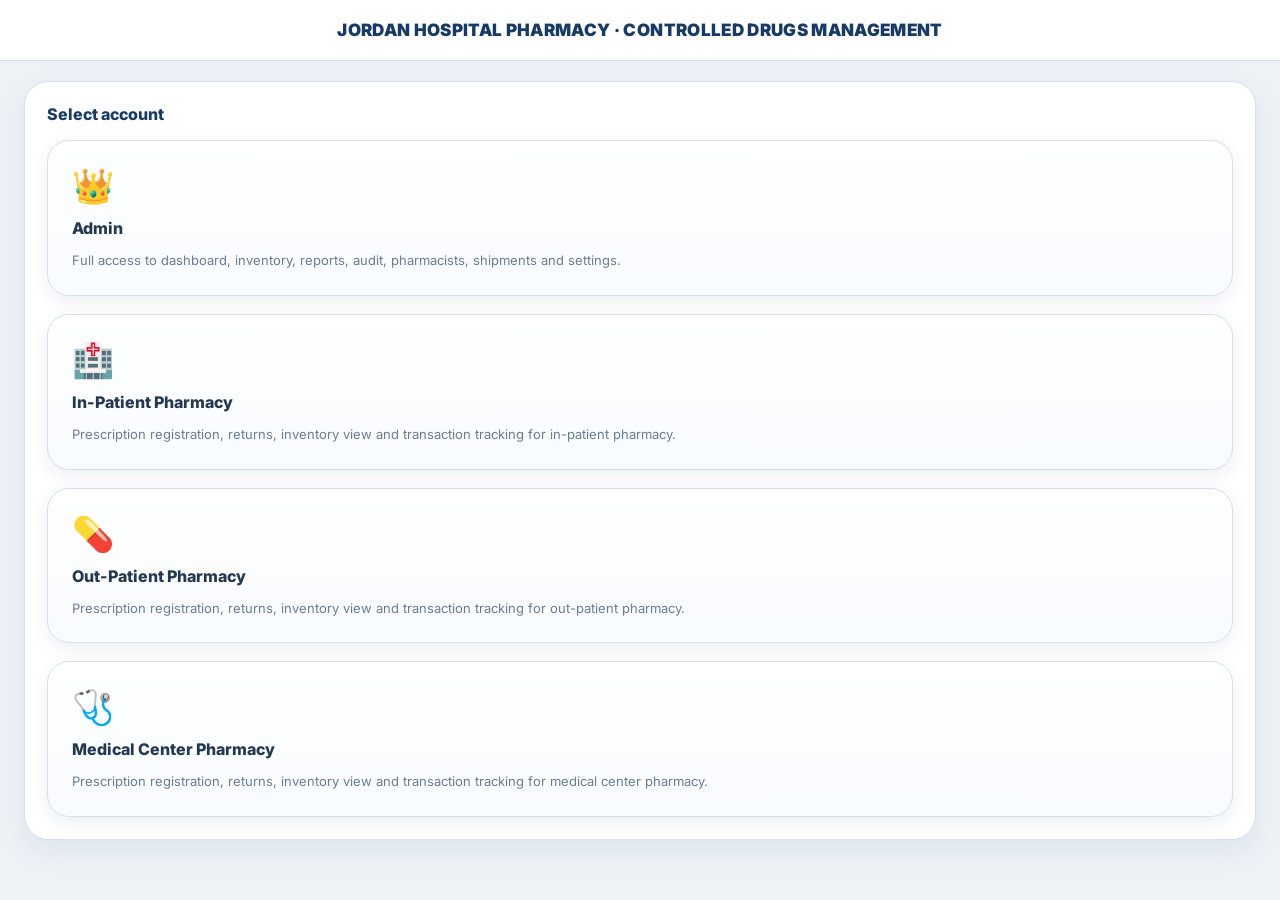
<file: index.html>
<!DOCTYPE html>
<html lang="en">
<head>
  <meta charset="UTF-8">
  <meta name="viewport" content="width=device-width, initial-scale=1">
  <title>Jordan Hospital Pharmacy - Controlled Drugs Management</title>
  <link rel="preconnect" href="https://fonts.googleapis.com">
  <link rel="preconnect" href="https://fonts.gstatic.com" crossorigin>
  <link href="https://fonts.googleapis.com/css2?family=Inter:wght@400;500;600;700;800;900&display=swap" rel="stylesheet">
  <link rel="stylesheet" href="./style.css">
</head>
<body>
  <div class="app-header">
    <div class="app-title">JORDAN HOSPITAL PHARMACY · CONTROLLED DRUGS MANAGEMENT</div>
  </div>

  <section id="loginScreen" class="page">
    <div class="login-shell">
      <div class="section-caption">Select account</div>
      <div class="login-grid">
        <button class="login-card" data-role="ADMIN">
          <span class="login-icon">👑</span>
          <span class="login-name">Admin</span>
          <span class="login-desc">Full access to dashboard, inventory, reports, audit, pharmacists, shipments and settings.</span>
        </button>
        <button class="login-card" data-role="IN_PATIENT_USER">
          <span class="login-icon">🏥</span>
          <span class="login-name">In-Patient Pharmacy</span>
          <span class="login-desc">Prescription registration, returns, inventory view and transaction tracking for in-patient pharmacy.</span>
        </button>
        <button class="login-card" data-role="OUT_PATIENT_USER">
          <span class="login-icon">💊</span>
          <span class="login-name">Out-Patient Pharmacy</span>
          <span class="login-desc">Prescription registration, returns, inventory view and transaction tracking for out-patient pharmacy.</span>
        </button>
        <button class="login-card" data-role="MEDICAL_CENTER_USER">
          <span class="login-icon">🩺</span>
          <span class="login-name">Medical Center Pharmacy</span>
          <span class="login-desc">Prescription registration, returns, inventory view and transaction tracking for medical center pharmacy.</span>
        </button>
      </div>
    </div>
  </section>

  <section id="appShell" class="page hidden">
    <div class="main-nav-card">
      <div class="nav-label">MAIN MENU</div>
      <div class="nav-links">
        <button class="nav-link active" data-page="dashboard">⌂ Dashboard</button>
        <button class="nav-link" data-page="inventory">◫ Inventory</button>
        <button class="nav-link admin-only" data-page="shipments">⬇ Shipments</button>
        <button class="nav-link" data-page="transactions">▣ Transactions</button>
        <button class="nav-link admin-only" data-page="reports">▣ Reports</button>
        <button class="nav-link admin-only" data-page="audit">✓ Audit</button>
        <button class="nav-link admin-only" data-page="settings">⚙ Settings</button>
      </div>
      <div class="nav-actions">
        <div class="user-menu-wrap">
          <button id="userMenuBtn" class="soft-btn menu-trigger">Account ▾</button>
          <div id="userMenuDropdown" class="user-menu-dropdown hidden">
            <button id="changePasswordBtn" class="menu-item-btn">Change Password</button>
            <button id="themeToggle" class="menu-item-btn">Theme</button>
            <button id="logoutBtn" class="menu-item-btn danger-item">Logout</button>
          </div>
        </div>
      </div>
    </div>

    <div id="page-dashboard" class="page-block">
      <div class="top-grid dashboard-head-grid">
        <section class="stat-box control-box">
          <div class="box-head">Control Panel</div>
          <div class="control-table">
            <div class="control-row"><span>User</span><strong id="controlUser">-</strong></div>
            <div class="control-row"><span>Role</span><strong id="controlRole">-</strong></div>
            <div class="control-row"><span>Pharmacy</span><strong id="controlPharmacy">-</strong></div>
          </div>
        </section>
        <section class="stat-box accent-blue">
          <div class="box-head">Dashboard KPI</div>
          <div class="metric-label">Registered Prescriptions</div>
          <div class="metric-value" id="metricRegistered">0</div>
        </section>
        <section class="stat-box accent-amber">
          <div class="box-head">Dashboard KPI</div>
          <div class="metric-label">Pending Prescriptions</div>
          <div class="metric-value" id="metricPending">0</div>
        </section>
        <section class="stat-box accent-red">
          <div class="box-head">Dashboard KPI</div>
          <div class="metric-label">Returned Prescriptions</div>
          <div class="metric-value" id="metricReturned">0</div>
        </section>
      </div>

      <div class="dashboard-main-grid">
        <section class="panel-card">
          <div class="panel-title-row">
            <div class="panel-title">⚡ Quick Prescription Entry</div>
            <div class="scope-chip" id="dashboardScopeChip">-</div>
          </div>
          <div class="form-grid two-col">
            <div class="field full"><label>Drug</label><select id="quickDrug"></select></div>
            <div class="field"><label>Patient Name</label><input id="quickPatientName"></div>
            <div class="field"><label>File No.</label><input id="quickPatientFile"></div>
            <div class="field"><label>Doctor</label><input id="quickDoctor" list="doctorList"><datalist id="doctorList"></datalist></div>
            <div class="field"><label>Pharmacist</label><select id="quickPharmacist"></select></div>
            <div class="field"><label>Available Stock</label><input id="quickAvailableStock" readonly></div>
            <div class="field"><label>Boxes</label><input id="quickBoxes" type="number" min="0" value="0"></div>
            <div class="field"><label>Units</label><input id="quickUnits" type="number" min="0" value="0"></div>
          </div>
          <div class="actions-row actions-row-split">
            <div class="live-time" id="quickLiveTime">-</div>
            <button id="registerQuickBtn" class="primary-btn">Register</button>
          </div>
        </section>

        <section class="panel-card">
          <div class="panel-title">Recent Registered Prescriptions</div>
          <div id="recentList" class="recent-list"></div>
        </section>
      </div>

      <section class="panel-card">
        <div class="panel-title-row">
          <div class="panel-title">Medication Cards</div>
          <div class="toolbar-inline search-wrap compact-search">
            <input id="drugCardsSearch" class="search-input" placeholder="Search medication cards">
          </div>
        </div>
        <div id="drugCards" class="drug-grid"></div>
      </section>
    </div>

    <div id="page-inventory" class="page-block hidden">
      <section class="panel-card">
        <div class="panel-title-row">
          <div class="panel-title">Inventory</div>
          <div class="toolbar-inline">
            <input id="inventorySearch" class="search-input" placeholder="Search inventory">
            <select id="inventoryLocationFilter" class="search-input"></select>
            <button id="openShipmentModalBtn" class="primary-btn admin-only">Receive Shipment</button>
            <button id="openTransferModalBtn" class="soft-btn admin-only">Transfer Stock</button>
            <button id="openAddDrugModalBtn" class="soft-btn admin-only">Add Drug</button>
          </div>
        </div>
        <div class="table-shell">
          <table>
            <thead>
              <tr>
                <th>Actions</th>
                <th>Scientific Name</th>
                <th>Trade Name</th>
                <th>Category</th>
                <th>Strength</th>
                <th>Dosage Form</th>
                <th>Units / Box</th>
                <th>Available</th>
                <th>Low</th>
              </tr>
            </thead>
            <tbody id="inventoryTbody"></tbody>
          </table>
        </div>
      </section>
    </div>

    <div id="page-shipments" class="page-block hidden admin-only-block">
      <section class="panel-card">
        <div class="panel-title">Shipments & Stock Actions</div>
        <div class="shipment-actions-grid">
          <button class="action-tile" id="openShipmentModalBtn2">Receive Shipment</button>
          <button class="action-tile" id="openTransferModalBtn2">Transfer Stock</button>
          <button class="action-tile" id="openAddDrugModalBtn2">Add Drug</button>
        </div>
      </section>
    </div>

    <div id="page-transactions" class="page-block hidden">
      <section class="panel-card">
        <div class="panel-title-row">
          <div class="panel-title">Transactions</div>
          <div class="toolbar-inline">
            <input id="transactionsSearch" class="search-input" placeholder="Search transactions">
          </div>
        </div>
        <div class="table-shell">
          <table>
            <thead>
              <tr>
                <th>Date & Time</th>
                <th>Type</th>
                <th>Drug</th>
                                <th>Boxes</th>
                <th>Units</th>
                <th>By</th>
                <th>Note</th>
              </tr>
            </thead>
            <tbody id="transactionsTbody"></tbody>
          </table>
        </div>
      </section>
    </div>

    <div id="page-reports" class="page-block hidden admin-only-block">
      <section class="panel-card">
        <div class="panel-title">Printed Reports</div>
        <div class="form-grid two-col">
          <div class="field"><label>From Date</label><input id="reportFromDate" type="date"></div>
          <div class="field"><label>To Date</label><input id="reportToDate" type="date"></div>
          <div class="field"><label>Drug</label><select id="reportDrug"></select></div>
          <div class="field"><label>Pharmacy</label><select id="reportPharmacy"></select></div>
        </div>
        <div class="actions-row">
          <button id="printDrugReportBtn" class="primary-btn">Print Drug Report</button>
          <button id="printComprehensiveReportBtn" class="soft-btn">Print Comprehensive Report</button>
        </div>
      </section>
    </div>

    <div id="page-audit" class="page-block hidden admin-only-block">
      <section class="panel-card">
        <div class="panel-title-row">
          <div class="panel-title">Audit Workspace</div>
          <div class="toolbar-inline">
            <input id="auditSearch" class="search-input" placeholder="Search in audit">
          </div>
        </div>
        <div class="form-grid two-col audit-controls">
          <div class="field"><label>Pharmacy</label><select id="auditPharmacy"></select></div>
          <div class="field"><label>Auditor</label><select id="auditAuditor"></select></div>
        </div>
        <div class="tabs-row">
          <button class="tab-btn active" data-audittab="new">Prescriptions</button>
          <button class="tab-btn" data-audittab="pending">Pending</button>
          <button class="tab-btn" data-audittab="verified">Verified</button>
        </div>
        <div class="table-shell">
          <table>
            <thead>
              <tr>
                <th>Date & Time</th>
                <th>Drug</th>
                <th>Patient</th>
                <th>File No.</th>
                <th>Boxes</th>
                <th>Units</th>
                <th>Doctor</th>
                <th>Note</th>
                <th>Action</th>
              </tr>
            </thead>
            <tbody id="auditTbody"></tbody>
          </table>
        </div>
      </section>
    </div>

    <div id="page-settings" class="page-block hidden admin-only-block">
      <div class="dashboard-main-grid settings-grid">
        <section class="panel-card">
          <div class="panel-title">System Settings</div>
          <div class="form-grid two-col">
            <div class="field"><label>Selected Pharmacy</label><select id="settingsPharmacy"></select></div>
            <div class="field"><label>Month</label><select id="settingsMonth"></select></div>
            <div class="field"><label>Year</label><input id="settingsYear" type="number"></div>
          </div>
          <div class="actions-row">
            <button id="saveSettingsBtn" class="primary-btn">Save Settings</button>
            <button id="resetPasswordOpenBtn" class="soft-btn">Reset Password</button>
          </div>
        </section>

        <section class="panel-card">
          <div class="panel-title">Pharmacists</div>
          <div class="form-grid two-col">
            <div class="field"><label>Pharmacist Name</label><input id="pharmacistName"></div>
            <div class="field"><label>Job Number</label><input id="pharmacistJobNumber"></div>
            <div class="field"><label>Can Audit</label><select id="pharmacistCanAudit"><option value="false">No</option><option value="true">Yes</option></select></div>
            <div class="field full">
              <label>Pharmacies</label>
              <div id="pharmacistPharmacyCheckboxes" class="checkbox-grid"></div>
            </div>
          </div>
          <div class="actions-row actions-row-split">
            <div id="pharmacistFormMode" class="form-mode-label">Add new pharmacist</div>
            <div class="button-inline-group">
              <button id="cancelPharmacistEditBtn" class="soft-btn hidden">Cancel</button>
              <button id="savePharmacistBtn" class="primary-btn">Add Pharmacist</button>
            </div>
          </div>
          <div class="table-shell small">
            <table>
              <thead>
                <tr><th>Name</th><th>Job No.</th><th>Pharmacies</th><th>Can Audit</th><th>Active</th><th>Action</th></tr>
              </thead>
              <tbody id="pharmacistsTbody"></tbody>
            </table>
          </div>
        </section>
      </div>
    </div>
  </section>

  <div id="overlay" class="overlay hidden"></div>

  <div id="passwordModal" class="modal hidden">
    <div class="modal-header">Login</div>
    <div class="modal-body">
      <div id="passwordModalRole" class="modal-note"></div>
      <div class="field"><label>Password</label><input id="loginPassword" type="password"></div>
    </div>
    <div class="modal-actions">
      <button id="passwordCancelBtn" class="soft-btn">Cancel</button>
      <button id="passwordLoginBtn" class="primary-btn">Login</button>
    </div>
  </div>

  <div id="actionModal" class="modal hidden">
    <div class="modal-header" id="actionTitle">Please wait</div>
    <div class="modal-body" id="actionBody"></div>
    <div class="modal-actions">
      <button id="actionOkBtn" class="primary-btn hidden">OK</button>
    </div>
  </div>

  <div id="resetPasswordModal" class="modal hidden">
    <div class="modal-header">Reset Password</div>
    <div class="modal-body">
      <div class="field"><label>Select Pharmacy User</label><select id="resetPasswordRole"></select></div>
      <div id="resetPasswordHint" class="modal-note"></div>
    </div>
    <div class="modal-actions">
      <button class="soft-btn" data-close="resetPasswordModal">Cancel</button>
      <button id="confirmResetPasswordBtn" class="primary-btn">Reset to 111111</button>
    </div>
  </div>

  <div id="changePasswordModal" class="modal hidden">
    <div class="modal-header">Change Password</div>
    <div class="modal-body">
      <div class="field"><label>Current Password</label><input id="currentPassword" type="password"></div>
      <div class="field"><label>New Password</label><input id="newPassword" type="password"></div>
      <div class="field"><label>Confirm Password</label><input id="confirmPassword" type="password"></div>
    </div>
    <div class="modal-actions">
      <button class="soft-btn" data-close="changePasswordModal">Cancel</button>
      <button id="savePasswordBtn" class="primary-btn">Save</button>
    </div>
  </div>

  <div id="drugModal" class="modal wide hidden">
    <div class="modal-header">Drug Interface</div>
    <div class="modal-body">
      <div class="form-grid two-col">
        <div class="field"><label>Scientific Name</label><input id="drugScientificName"></div>
        <div class="field"><label>Trade Name</label><input id="drugTradeName"></div>
        <div class="field"><label>Category</label><input id="drugCategory"></div>
        <div class="field"><label>Strength</label><input id="drugStrength"></div>
        <div class="field"><label>Dosage Form</label><input id="drugDosageForm"></div>
        <div class="field"><label>Units Per Box</label><input id="drugUnitsPerBox" type="number" min="1"></div>
        <div class="field"><label>Reorder Level (Units)</label><input id="drugReorderLevel" type="number" min="0"></div>
        <div class="field"><label>Current Stock</label><input id="drugCurrentStock" readonly></div>
      </div>
      <div class="actions-row">
        <button id="saveDrugInfoBtn" class="primary-btn admin-only">Save Drug Info</button>
        <button id="deleteDrugBtn" class="soft-btn admin-only">Delete Drug</button>
      </div>
      <div class="divider"></div>
      <div class="panel-title-row"><div class="panel-title">Drug Prescriptions</div><div class="live-time muted" id="drugModalLiveTime">-</div></div>
      <div class="table-shell small-drug-table">
        <table>
          <thead>
            <tr>
              <th>Date & Time</th>
              <th>Patient</th>
              <th>File No.</th>
              <th>Boxes</th>
              <th>Units</th>
              <th>Doctor</th>
              <th>Pharmacist</th>
              <th>Status</th>
              <th>Action</th>
              <th>Edit</th>
            </tr>
          </thead>
          <tbody id="drugRxTbody"></tbody>
        </table>
      </div>
    </div>
    <div class="modal-actions">
      <button class="soft-btn" data-close="drugModal">Close</button>
    </div>
  </div>

  <div id="editPrescriptionModal" class="modal hidden">
    <div class="modal-header">Edit Prescription</div>
    <div class="modal-body">
      <div class="form-grid two-col">
        <div class="field full"><label>Drug</label><input id="editRxDrugDisplay" readonly></div>
        <div class="field"><label>Patient Name</label><input id="editPatientName"></div>
        <div class="field"><label>File No.</label><input id="editPatientFile"></div>
        <div class="field"><label>Doctor</label><input id="editDoctor"></div>
        <div class="field"><label>Pharmacist</label><select id="editPharmacist"></select></div>
        <div class="field"><label>Boxes</label><input id="editBoxes" type="number" min="0" value="0"></div>
        <div class="field"><label>Units</label><input id="editUnits" type="number" min="0" value="0"></div>
        <div class="field full"><label>Available Stock After Edit</label><input id="editAvailableAfter" readonly></div>
      </div>
    </div>
    <div class="modal-actions">
      <button class="soft-btn" data-close="editPrescriptionModal">Cancel</button>
      <button id="saveEditPrescriptionBtn" class="primary-btn">Save Changes</button>
    </div>
  </div>

  <div id="shipmentModal" class="modal hidden">
    <div class="modal-header">Receive Shipment</div>
    <div class="modal-body">
      <div class="form-grid two-col">
        <div class="field full"><label>Drug</label><select id="shipmentDrug"></select></div>
        <div class="field"><label>Boxes</label><input id="shipmentBoxes" type="number" min="0" value="0"></div>
        <div class="field"><label>Units</label><input id="shipmentUnits" type="number" min="0" value="0"></div>
        <div class="field full"><label>Stock Location</label><select id="shipmentLocation"></select></div>
      </div>
    </div>
    <div class="modal-actions">
      <button class="soft-btn" data-close="shipmentModal">Cancel</button>
      <button id="saveShipmentBtn" class="primary-btn">Receive</button>
    </div>
  </div>

  <div id="transferModal" class="modal hidden">
    <div class="modal-header">Transfer Stock</div>
    <div class="modal-body">
      <div class="form-grid two-col">
        <div class="field full"><label>Drug</label><select id="transferDrug"></select></div>
        <div class="field"><label>From</label><select id="transferFrom"></select></div>
        <div class="field"><label>To</label><select id="transferTo"></select></div>
        <div class="field"><label>Boxes</label><input id="transferBoxes" type="number" min="0" value="0"></div>
        <div class="field"><label>Units</label><input id="transferUnits" type="number" min="0" value="0"></div>
      </div>
    </div>
    <div class="modal-actions">
      <button class="soft-btn" data-close="transferModal">Cancel</button>
      <button id="saveTransferBtn" class="primary-btn">Transfer</button>
    </div>
  </div>

  <div id="addDrugModal" class="modal hidden">
    <div class="modal-header">Add Drug</div>
    <div class="modal-body">
      <div class="form-grid two-col">
        <div class="field"><label>Scientific Name</label><input id="newScientificName"></div>
        <div class="field"><label>Trade Name</label><input id="newTradeName"></div>
        <div class="field"><label>Category</label><input id="newCategory"></div>
        <div class="field"><label>Strength</label><input id="newStrength"></div>
        <div class="field"><label>Dosage Form</label><input id="newDosageForm"></div>
        <div class="field"><label>Units Per Box</label><input id="newUnitsPerBox" type="number" min="1" value="30"></div>
        <div class="field"><label>Reorder Level (Units)</label><input id="newReorderLevel" type="number" min="0" value="30"></div>
      </div>
    </div>
    <div class="modal-actions">
      <button class="soft-btn" data-close="addDrugModal">Cancel</button>
      <button id="saveNewDrugBtn" class="primary-btn">Add Drug</button>
    </div>
  </div>

  
  <div id="adjustStockModal" class="modal hidden">
    <div class="modal-header">Adjust Available Stock</div>
    <div class="modal-body">
      <div class="form-grid two-col">
        <div class="field full"><label>Drug</label><input id="adjustStockDrugDisplay" readonly></div>
        <div class="field"><label>Pharmacy</label><input id="adjustStockPharmacyDisplay" readonly></div>
        <div class="field"><label>Boxes</label><input id="adjustStockBoxes" type="number" min="0" value="0"></div>
        <div class="field"><label>Units</label><input id="adjustStockUnits" type="number" min="0" value="0"></div>
      </div>
    </div>
    <div class="modal-actions">
      <button class="soft-btn" data-close="adjustStockModal">Cancel</button>
      <button id="saveAdjustStockBtn" class="primary-btn">Save Stock</button>
    </div>
  </div>


  <div id="confirmActionModal" class="modal hidden">
    <div class="modal-header" id="confirmActionTitle">Confirm Action</div>
    <div class="modal-body">
      <div id="confirmActionText" class="modal-note"></div>
      <div class="field">
        <label>Pharmacist</label>
        <select id="confirmActionPharmacist"></select>
      </div>
    </div>
    <div class="modal-actions">
      <button id="confirmActionCancelBtn" class="soft-btn">Cancel</button>
      <button id="confirmActionOkBtn" class="primary-btn">Confirm</button>
    </div>
  </div>

  <div id="duplicateWarningModal" class="modal wide extra-wide hidden">
    <div class="modal-header">Duplicate Prescription Warning</div>
    <div class="modal-body">
      <div id="duplicateWarningText" class="modal-note"></div>
      <div class="table-shell wide-shell">
        <table>
          <thead>
            <tr><th>Drug</th><th>Patient</th><th>File No.</th><th>Pharmacy</th><th>Date & Time</th></tr>
          </thead>
          <tbody id="duplicateWarningTbody"></tbody>
        </table>
      </div>
    </div>
    <div class="modal-actions">
      <button id="duplicateWarningCancelBtn" class="soft-btn">Cancel</button>
      <button id="duplicateWarningContinueBtn" class="primary-btn">Continue Registration</button>
    </div>
  </div>
    <div id="auditMenuPortal" class="audit-menu-portal hidden"></div>
  <script type="module" src="./app.js"></script>
</body>
</html>
</file>
<file: style.css>
:root{
  --bg:#eef2f7;
  --card:#ffffff;
  --soft:#f5f7fb;
  --line:#d7dfeb;
  --line-strong:#c5d0df;
  --text:#24384f;
  --muted:#6b7d92;
  --navy:#173a66;
  --blue:#3994e6;
  --blue-strong:#2f7fca;
  --shadow:0 10px 30px rgba(19,58,102,.08);
  --shadow-soft:0 6px 18px rgba(19,58,102,.08);
  --danger:#b4233a;
  --success:#13795b;
}
body.dark{
  --bg:#0f1722;
  --card:#172131;
  --soft:#101927;
  --line:#304257;
  --line-strong:#3f536a;
  --text:#edf3fb;
  --muted:#b7c4d5;
  --navy:#214f83;
  --blue:#5aa8f0;
  --blue-strong:#3f8dd8;
  --shadow:0 10px 30px rgba(0,0,0,.24);
  --shadow-soft:0 6px 18px rgba(0,0,0,.22);
}
*{box-sizing:border-box}
html,body{margin:0;padding:0;background:var(--bg);color:var(--text);font-family:Inter,Segoe UI,Arial,sans-serif}
button,input,select,textarea{font:inherit}
.hidden{display:none!important}
.app-header{position:sticky;top:0;z-index:30;background:#fff;border-bottom:1px solid var(--line);padding:20px 16px}
body.dark .app-header{background:#101927}
.app-title{text-align:center;font-size:17px;font-weight:900;letter-spacing:.02em;color:var(--navy)}
.page{max-width:1500px;margin:0 auto;padding:20px 24px}
.login-shell,.main-nav-card,.panel-card,.stat-box,.modal{background:var(--card);border:1px solid var(--line);border-radius:24px;box-shadow:var(--shadow)}
.section-caption{font-weight:800;color:var(--navy);margin-bottom:16px}
.login-shell{padding:22px}
.login-grid{display:grid;grid-template-columns:repeat(4,1fr);gap:18px}
.login-card{display:flex;flex-direction:column;align-items:flex-start;gap:12px;padding:24px;border:1px solid var(--line);border-radius:22px;background:linear-gradient(180deg,#fff,#f8fbff);cursor:pointer;color:var(--text);text-align:left;box-shadow:var(--shadow-soft);transition:.18s ease}
body.dark .login-card{background:linear-gradient(180deg,#182334,#101927)}
.login-card:hover,.drug-card:hover,.action-tile:hover{transform:translateY(-2px)}
.login-icon{font-size:34px}.login-name{font-weight:800}.login-desc{font-size:13px;line-height:1.6;color:var(--muted)}
.main-nav-card{display:grid;grid-template-columns:auto 1fr auto;gap:18px;align-items:center;padding:12px 18px;margin-bottom:18px}
.nav-label{font-size:14px;font-weight:800;color:var(--muted);padding-right:8px}
.nav-links,.nav-actions,.toolbar-inline,.actions-row,.tabs-row{display:flex;gap:10px;align-items:center;flex-wrap:wrap}
.nav-link,.soft-btn,.primary-btn,.action-tile,.tab-btn{border-radius:14px;border:1px solid transparent;padding:12px 16px;font-weight:700;cursor:pointer;transition:.18s ease}
.nav-link{background:transparent;color:var(--text)}
.nav-link.active{background:var(--soft);border-color:var(--line-strong);box-shadow:inset 0 -3px 0 var(--blue);color:var(--navy)}
.soft-btn{background:var(--soft);border-color:var(--line);color:var(--text)}
.primary-btn{background:linear-gradient(180deg,var(--blue),var(--blue-strong));color:#fff;box-shadow:var(--shadow-soft)}
.top-grid{display:grid;grid-template-columns:1.18fr 1fr 1fr .86fr;gap:16px;margin-bottom:16px}
.stat-box{overflow:hidden}
.box-head{padding:14px 18px;border-bottom:1px solid var(--line);background:var(--soft);font-weight:800;text-align:center;color:var(--navy)}
.metric-label{padding:14px 20px;text-align:center;color:var(--muted);font-weight:700}
.metric-value{padding:28px 20px;text-align:center;font-size:40px;font-weight:900;color:var(--text)}
.control-table{display:grid}
.control-row{display:grid;grid-template-columns:145px 1fr;border-bottom:1px solid var(--line)}
.control-row:last-child{border-bottom:none}
.control-row span{padding:16px;background:var(--soft);color:var(--muted);font-weight:700}
.control-row strong{padding:16px;text-align:center}
.dashboard-main-grid{display:grid;grid-template-columns:.95fr 1.2fr;gap:16px;margin-bottom:16px}
.settings-grid{grid-template-columns:1fr 1fr}
.panel-card{padding:16px}
.panel-title,.panel-title-row{display:flex;align-items:center;justify-content:space-between;gap:10px}
.panel-title{font-weight:800;color:var(--navy);margin-bottom:12px}
.panel-title-row{margin-bottom:12px}
.form-grid{display:grid;gap:12px}.two-col{grid-template-columns:1fr 1fr}.field.full{grid-column:1/-1}
.field label{display:block;margin-bottom:7px;font-size:13px;font-weight:800;color:var(--navy)}
.field input,.field select,.field textarea,.search-input{width:100%;padding:12px 14px;border:1px solid var(--line-strong);border-radius:14px;background:#fff;color:var(--text);outline:none}
body.dark .field input,body.dark .field select,body.dark .field textarea,body.dark .search-input{background:#131d2b}
.field input:focus,.field select:focus,.field textarea:focus,.search-input:focus{border-color:var(--blue);box-shadow:0 0 0 3px rgba(57,148,230,.12)}
.scope-chip{padding:9px 12px;border-radius:999px;background:var(--soft);border:1px solid var(--line);font-size:12px;font-weight:800;color:var(--navy)}
.table-shell{overflow:auto;max-height:610px;border:1px solid var(--line);border-radius:18px}.small{max-height:320px}.small-drug-table{max-height:360px}
table{width:100%;border-collapse:separate;border-spacing:0;min-width:900px}
th,td{padding:12px 12px;border-bottom:1px solid var(--line);font-size:13px;vertical-align:middle;white-space:nowrap}
th{position:sticky;top:0;background:var(--soft);z-index:1;text-align:left;color:var(--navy);font-weight:800}
tr:hover td{background:rgba(57,148,230,.03)}
.recent-list{display:grid;gap:0}
.recent-row{display:grid;grid-template-columns:1.5fr 1fr 1fr auto;gap:12px;align-items:center;padding:14px 0;border-bottom:1px solid var(--line)}
.recent-row:last-child{border-bottom:none}
.recent-name{font-weight:800}.subline{color:var(--muted);font-size:12px;margin-top:4px}
.badge{display:inline-flex;align-items:center;justify-content:center;padding:9px 14px;border-radius:999px;font-weight:800;font-size:12px;border:1px solid var(--line);background:var(--soft);min-width:100px}
.badge.verified{color:#274c77}.badge.pending{color:#8a5a00}.badge.returned{color:#6b7280}
.drug-grid{display:grid;grid-template-columns:repeat(4,1fr);gap:14px}
.drug-card{padding:18px;border:1px solid var(--line);border-radius:20px;background:linear-gradient(180deg,#fff,#f8fbff);cursor:pointer;box-shadow:var(--shadow-soft);transition:.18s ease}
body.dark .drug-card{background:linear-gradient(180deg,#1a2638,#101927)}
.drug-title{font-size:18px;font-weight:800;color:var(--navy)}
.drug-meta{color:var(--muted);font-size:13px;margin-top:4px}
.drug-stock{display:flex;justify-content:space-between;gap:10px;margin-top:16px;padding-top:14px;border-top:1px solid var(--line);font-size:12px;font-weight:700;color:var(--muted)}
.drug-stock strong{display:block;color:var(--text);margin-top:4px;font-size:14px}
.divider{height:1px;background:var(--line);margin:18px 0}
.audit-controls{margin-bottom:14px}.tab-btn{background:var(--soft);border-color:var(--line);color:var(--text)}.tab-btn.active{background:linear-gradient(180deg,var(--blue),var(--blue-strong));color:#fff;border-color:transparent}
.action-tile{width:100%;min-height:120px;background:linear-gradient(180deg,#fff,#f8fbff);border:1px solid var(--line);box-shadow:var(--shadow-soft);color:var(--navy);font-size:18px}
body.dark .action-tile{background:linear-gradient(180deg,#182334,#101927)}
.shipment-actions-grid{display:grid;grid-template-columns:repeat(3,1fr);gap:14px}
.overlay{position:fixed;inset:0;background:rgba(15,23,42,.46);z-index:40}
.modal{position:fixed;left:50%;top:50%;transform:translate(-50%,-50%);width:min(92vw,580px);z-index:50;overflow:hidden}.wide{width:min(96vw,1220px)}
.modal-header{padding:16px 18px;background:linear-gradient(180deg,var(--navy),#234b78);color:#fff;font-weight:800}.modal-body{padding:18px}.modal-actions{display:flex;justify-content:flex-end;gap:10px;padding:0 18px 18px}.modal-note{font-size:13px;color:var(--muted);margin-bottom:10px}
.spinner{width:18px;height:18px;border:3px solid rgba(255,255,255,.25);border-top-color:var(--blue);border-radius:50%;display:inline-block;animation:spin 1s linear infinite;margin-right:8px;vertical-align:middle}@keyframes spin{to{transform:rotate(360deg)}}
.empty-state{padding:18px;color:var(--muted);text-align:center}
.audit-note{min-width:180px}
@media (max-width:1280px){
  .top-grid,.dashboard-main-grid,.settings-grid,.shipment-actions-grid,.drug-grid,.login-grid,.two-col{grid-template-columns:1fr}
  .main-nav-card{grid-template-columns:1fr}
  .control-row{grid-template-columns:120px 1fr}
  .recent-row{grid-template-columns:1fr}
}


body{min-height:100vh}
.actions-row{justify-content:flex-start;align-items:center}
.toolbar-inline{justify-content:flex-start;align-items:center}
.table-shell .soft-btn,.table-shell .primary-btn,.actions-row .soft-btn,.actions-row .primary-btn,.toolbar-inline .soft-btn,.toolbar-inline .primary-btn,.toolbar-inline .nav-link,.modal-actions .soft-btn,.modal-actions .primary-btn{min-height:44px;display:inline-flex;align-items:center;justify-content:center}
.nav-actions{justify-content:flex-end}
.user-menu-wrap{position:relative}
.menu-trigger{min-width:120px}
.user-menu-dropdown{position:absolute;top:calc(100% + 10px);right:0;min-width:220px;background:var(--card);border:1px solid var(--line);border-radius:18px;box-shadow:var(--shadow);padding:10px;display:grid;gap:8px;z-index:35}
.menu-item-btn{width:100%;border:1px solid var(--line);background:var(--soft);color:var(--text);padding:12px 14px;border-radius:14px;font-weight:700;cursor:pointer;text-align:left;transition:.18s ease}
.menu-item-btn:hover,.soft-btn:hover,.primary-btn:hover,.nav-link:hover,.tab-btn:hover{transform:translateY(-1px);filter:saturate(1.02)}
.danger-item{color:var(--danger)}
#page-settings .actions-row,#page-inventory .toolbar-inline,#page-transactions .toolbar-inline,#page-reports .actions-row,#page-reports .toolbar-inline,#page-audit .toolbar-inline{align-items:end}
#page-settings .field input,#page-settings .field select{min-height:46px}
.action-stack{display:flex;gap:8px;align-items:center;flex-wrap:wrap}
.mini-btn{padding:8px 12px;border-radius:12px;min-height:38px;font-size:12px}


.dashboard-stats .stat-box.accent-blue .metric-value{color:#1f6fcd}
.dashboard-stats .stat-box.accent-amber .metric-value{color:#c98308}
.dashboard-stats .stat-box.accent-red .metric-value{color:#c94b54}

.inventory-actions,.audit-action-group{display:flex;gap:8px;flex-wrap:wrap;align-items:center}
.audit-shell{background:linear-gradient(180deg,#f8fbff 0%,#eef4fb 100%);border-radius:24px;padding:18px;border:1px solid #d8e3ef;box-shadow:0 12px 28px rgba(17,46,91,.08)}
.audit-shell table thead th{background:#edf3fa;border-bottom:1px solid #d5e1ee}
.audit-shell table tbody tr{background:#fff;transition:transform .2s ease, box-shadow .2s ease}
.audit-shell table tbody tr:hover{transform:translateY(-1px);box-shadow:0 10px 24px rgba(25,74,145,.08)}
.audit-note{width:180px;border-radius:12px;border:1px solid #c8d6e8;padding:10px 12px;background:#fff}
.mini-danger-btn{background:#fff1f2;color:#c4384a;border:1px solid #f0b6bf}
.mini-danger-btn:hover{background:#ffe5e9}
.stock-adjust-btn{white-space:nowrap}
.table-shell table td .primary-btn,
.table-shell table td .soft-btn,
.table-shell table td .mini-danger-btn{min-width:88px;justify-content:center}


/* Final professional alignment for audit table */
.audit-shell {
  overflow-x: auto;
}
.audit-shell table {
  width: 100%;
  border-collapse: separate;
  border-spacing: 0;
  table-layout: fixed;
}
.audit-shell thead th,
.audit-shell tbody td {
  vertical-align: middle;
}
.audit-shell thead th:nth-child(1) { width: 135px; }
.audit-shell thead th:nth-child(2) { width: 150px; }
.audit-shell thead th:nth-child(3) { width: 170px; }
.audit-shell thead th:nth-child(4) { width: 140px; }
.audit-shell thead th:nth-child(5) { width: 110px; }
.audit-shell thead th:nth-child(6) { width: 70px; text-align: center; }
.audit-shell thead th:nth-child(7) { width: 70px; text-align: center; }
.audit-shell thead th:nth-child(8) { width: 130px; }
.audit-shell thead th:nth-child(9) { width: 280px; }
.audit-shell thead th:nth-child(10) { width: 360px; }

.audit-shell tbody td:nth-child(6),
.audit-shell tbody td:nth-child(7) {
  text-align: center;
}

.audit-shell tbody td:nth-child(10) {
  padding-right: 18px;
}

.audit-action-cell,
.audit-action-group {
  display: flex;
  align-items: center;
  gap: 10px;
  flex-wrap: nowrap;
}

.audit-action-cell {
  justify-content: space-between;
}

.audit-note {
  width: 180px;
  min-width: 180px;
  max-width: 180px;
  height: 40px;
  padding: 10px 12px;
  border-radius: 12px;
  border: 1px solid #c8d6e8;
  background: #fff;
  outline: none;
}

.audit-action-group {
  justify-content: flex-start;
}

.audit-action-group .primary-btn,
.audit-action-group .soft-btn,
.audit-action-group .mini-danger-btn,
.audit-buttons button {
  min-width: 88px;
  height: 40px;
  border-radius: 14px;
  display: inline-flex;
  align-items: center;
  justify-content: center;
  font-weight: 700;
  padding: 0 16px;
  line-height: 1;
  white-space: nowrap;
}

.audit-action-group .mini-danger-btn {
  min-width: 92px;
}

@media (max-width: 1400px) {
  .audit-shell thead th:nth-child(10) { width: 420px; }
}


/* Pro audit layout */
.audit-shell table{
  min-width: 0 !important;
  width: 100%;
  table-layout: fixed;
}
.audit-shell thead th:nth-child(1){width:120px}
.audit-shell thead th:nth-child(2){width:140px}
.audit-shell thead th:nth-child(3){width:150px}
.audit-shell thead th:nth-child(4){width:90px}
.audit-shell thead th:nth-child(5){width:58px;text-align:center}
.audit-shell thead th:nth-child(6){width:58px;text-align:center}
.audit-shell thead th:nth-child(7){width:100px}
.audit-shell thead th:nth-child(8){width:140px}
.audit-shell thead th:nth-child(9){width:120px}

.audit-shell td, .audit-shell th{
  white-space: nowrap;
  overflow: hidden;
  text-overflow: ellipsis;
}
.audit-shell tbody td:nth-child(5),
.audit-shell tbody td:nth-child(6){text-align:center}

.audit-note{
  width: 100%;
  min-width: 0;
  max-width: 100%;
  height: 40px;
}

.audit-action-cell{
  display:flex;
  align-items:center;
  justify-content:flex-start;
  position:relative;
  overflow:visible !important;
}

.audit-menu-wrap{
  position:relative;
  display:inline-block;
}

.audit-menu-btn{
  min-width:110px;
  height:40px;
  border:none;
  border-radius:14px;
  padding:0 16px;
  font-weight:700;
  background:linear-gradient(180deg,#3f95ea 0%,#2f7fd7 100%);
  color:#fff;
  box-shadow:0 8px 18px rgba(47,127,215,.22);
  cursor:pointer;
}

.audit-menu{
  position:absolute;
  top:46px;
  right:0;
  min-width:170px;
  background:#fff;
  border:1px solid #d7e2ef;
  border-radius:16px;
  box-shadow:0 18px 38px rgba(28,55,90,.16);
  padding:8px;
  z-index:999;
}

.audit-menu.hidden{display:none}

.audit-menu-item{
  width:100%;
  display:flex;
  align-items:center;
  justify-content:flex-start;
  gap:8px;
  background:#fff;
  border:none;
  border-radius:12px;
  padding:11px 12px;
  font-weight:700;
  color:#1e3857;
  cursor:pointer;
}

.audit-menu-item:hover{background:#f2f7fd}
.audit-menu-item.danger{color:#c0392b;background:#fff7f7}
.audit-menu-item.danger:hover{background:#ffeaea}

.table-shell.audit-shell{
  overflow-x: visible;
}

@media (max-width: 1200px){
  .table-shell.audit-shell{overflow-x:auto}
  .audit-shell table{min-width:980px !important}
}

#resetSystemBtn{margin-inline-start:10px;background:#fff0f0;color:#c0392b;border:1px solid #efc1c1}


/* Final settings/action alignment */
.settings-grid{
  align-items: start;
}
#page-settings .panel-card{
  min-height: 100%;
}
#page-settings .modal-actions,
#page-settings .actions-row,
#page-settings .toolbar-inline{
  align-items:center;
}
#page-settings .primary-btn,
#page-settings .soft-btn,
#page-settings .mini-danger-btn,
#page-settings .menu-trigger,
#page-settings .menu-item-btn,
#page-settings .audit-menu-btn{
  height: 44px;
  border-radius: 14px;
  display: inline-flex;
  align-items: center;
  justify-content: center;
  font-weight: 700;
  padding: 0 18px;
  white-space: nowrap;
}
#page-settings .panel-card .primary-btn,
#page-settings .panel-card .soft-btn{
  min-width: 140px;
}
#page-settings .form-grid .field{
  display:flex;
  flex-direction:column;
}
#page-settings .form-grid .field > label{
  min-height: 22px;
}
#page-settings .form-grid.two-col{
  align-items:end;
}
#page-settings .table-shell{
  margin-top: 8px;
}
#page-settings table td,
#page-settings table th{
  vertical-align: middle;
}
#page-settings table td:last-child,
#page-settings table th:last-child{
  text-align:center;
  width: 140px;
}
#page-settings .delete-pharmacist-btn{
  min-width: 90px;
  margin: 0 auto;
}

.audit-shell thead th:last-child,
.audit-shell tbody td:last-child{
  text-align:center;
}

.audit-action-cell{
  justify-content:center;
  width:100%;
}

.audit-menu-wrap{
  min-width: 118px;
}

.audit-menu-btn{
  width: 118px;
  min-width: 118px;
  padding: 0 14px;
  gap: 6px;
}

.audit-menu{
  right: 0;
  left: auto;
  min-width: 190px;
  border-radius: 14px;
  padding: 8px;
}

.audit-menu-item{
  min-height: 42px;
  border-radius: 10px;
  font-size: 14px;
}

.audit-note{
  text-align: start;
}

@media (max-width: 1200px){
  #page-settings .dashboard-main-grid{
    grid-template-columns: 1fr;
  }
}


/* Ultra final audit dropdown fix */
.audit-menu-wrap{position:static !important}
.audit-menu{
  display:none !important;
}
.audit-menu-portal{
  position:fixed;
  min-width:190px;
  background:#fff;
  border:1px solid #d7e2ef;
  border-radius:16px;
  box-shadow:0 18px 42px rgba(28,55,90,.22);
  padding:8px;
  z-index:2147483647 !important;
}
.audit-menu-portal.hidden{
  display:none !important;
}
.audit-menu-portal:not(.hidden){
  display:block !important;
}
.audit-menu-portal .audit-menu-item{
  width:100%;
  display:flex;
  align-items:center;
  justify-content:flex-start;
  background:#fff;
  border:none;
  border-radius:12px;
  padding:11px 12px;
  font-weight:700;
  color:#1e3857;
  cursor:pointer;
}
.audit-menu-portal .audit-menu-item:hover{background:#f2f7fd}
.audit-menu-portal .audit-menu-item.danger{color:#c0392b;background:#fff7f7}
.audit-menu-portal .audit-menu-item.danger:hover{background:#ffeaea}

.checkbox-grid{display:grid;grid-template-columns:repeat(auto-fit,minmax(220px,1fr));gap:10px;padding:6px 0}
.checkbox-item{display:flex;align-items:center;gap:10px;padding:12px 14px;border:1px solid #d8e0eb;border-radius:14px;background:#f8fbff;font-weight:600;color:#20344a}
.checkbox-item input{width:18px;height:18px}
.actions-row-split{display:flex;align-items:center;justify-content:space-between;gap:14px;flex-wrap:wrap}
.button-inline-group{display:flex;align-items:center;gap:10px;flex-wrap:wrap}
.form-mode-label,.live-time,.edit-countdown{color:#6a7b90;font-size:14px;font-weight:600}
.live-time.muted{font-size:13px}
.vertical-edit-group{display:flex;flex-direction:column;align-items:flex-start;gap:6px}
.edit-countdown{font-size:12px;line-height:1.2}
.extra-wide{width:min(1100px,94vw)}
.wide-shell{max-height:420px;overflow:auto}
.hidden{display:none !important}
</file>
